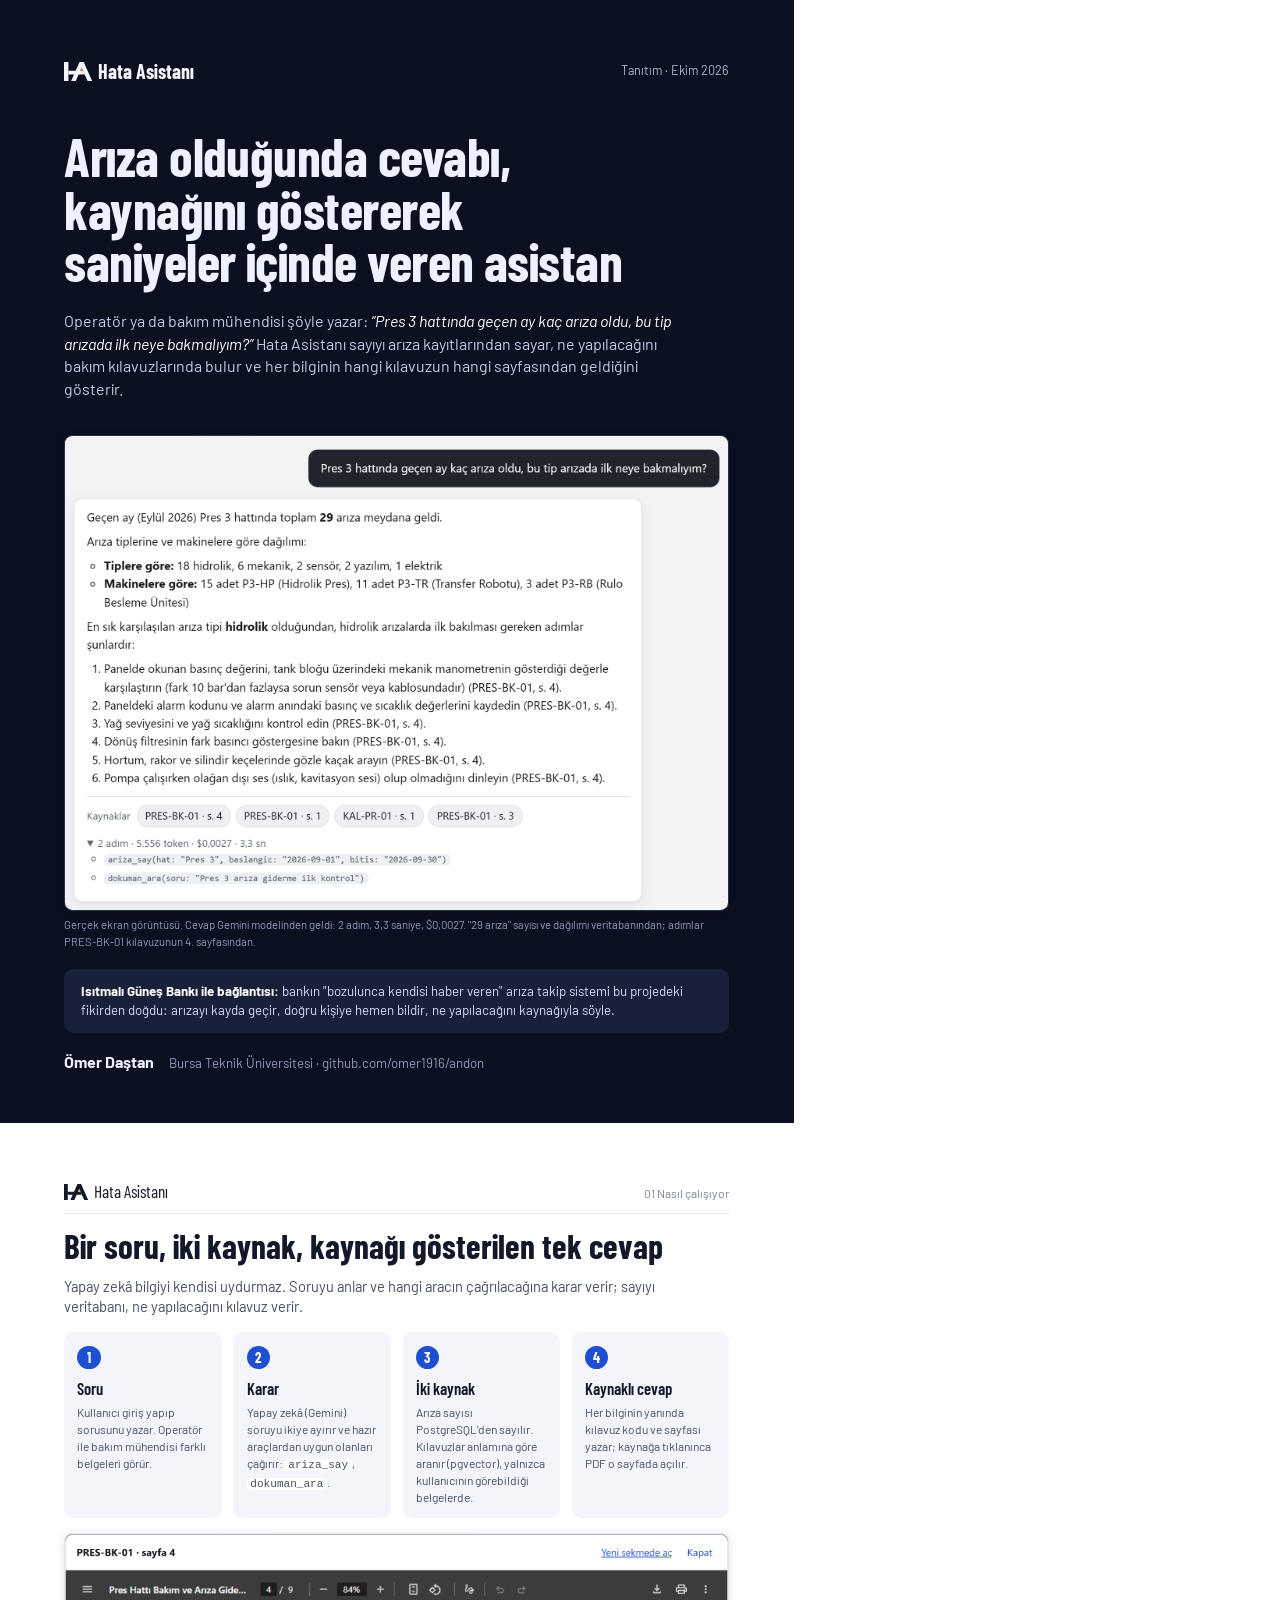
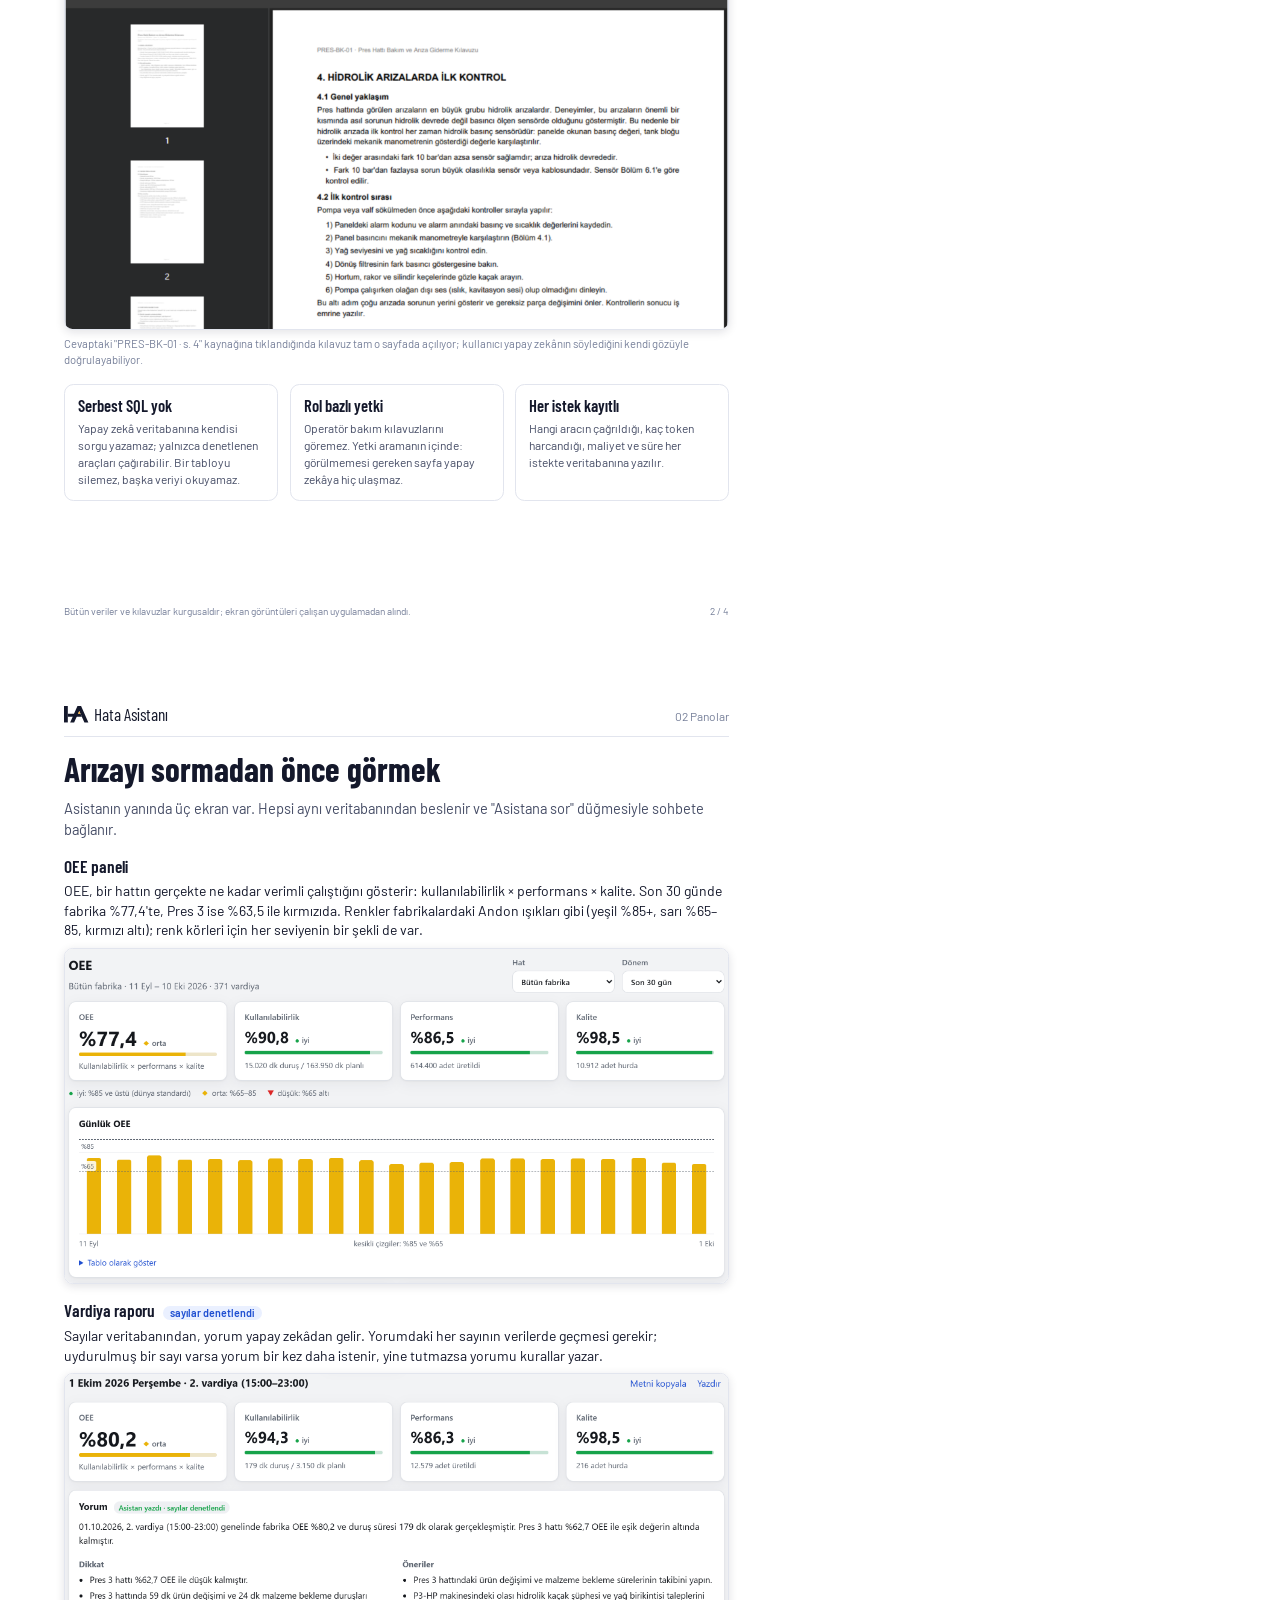
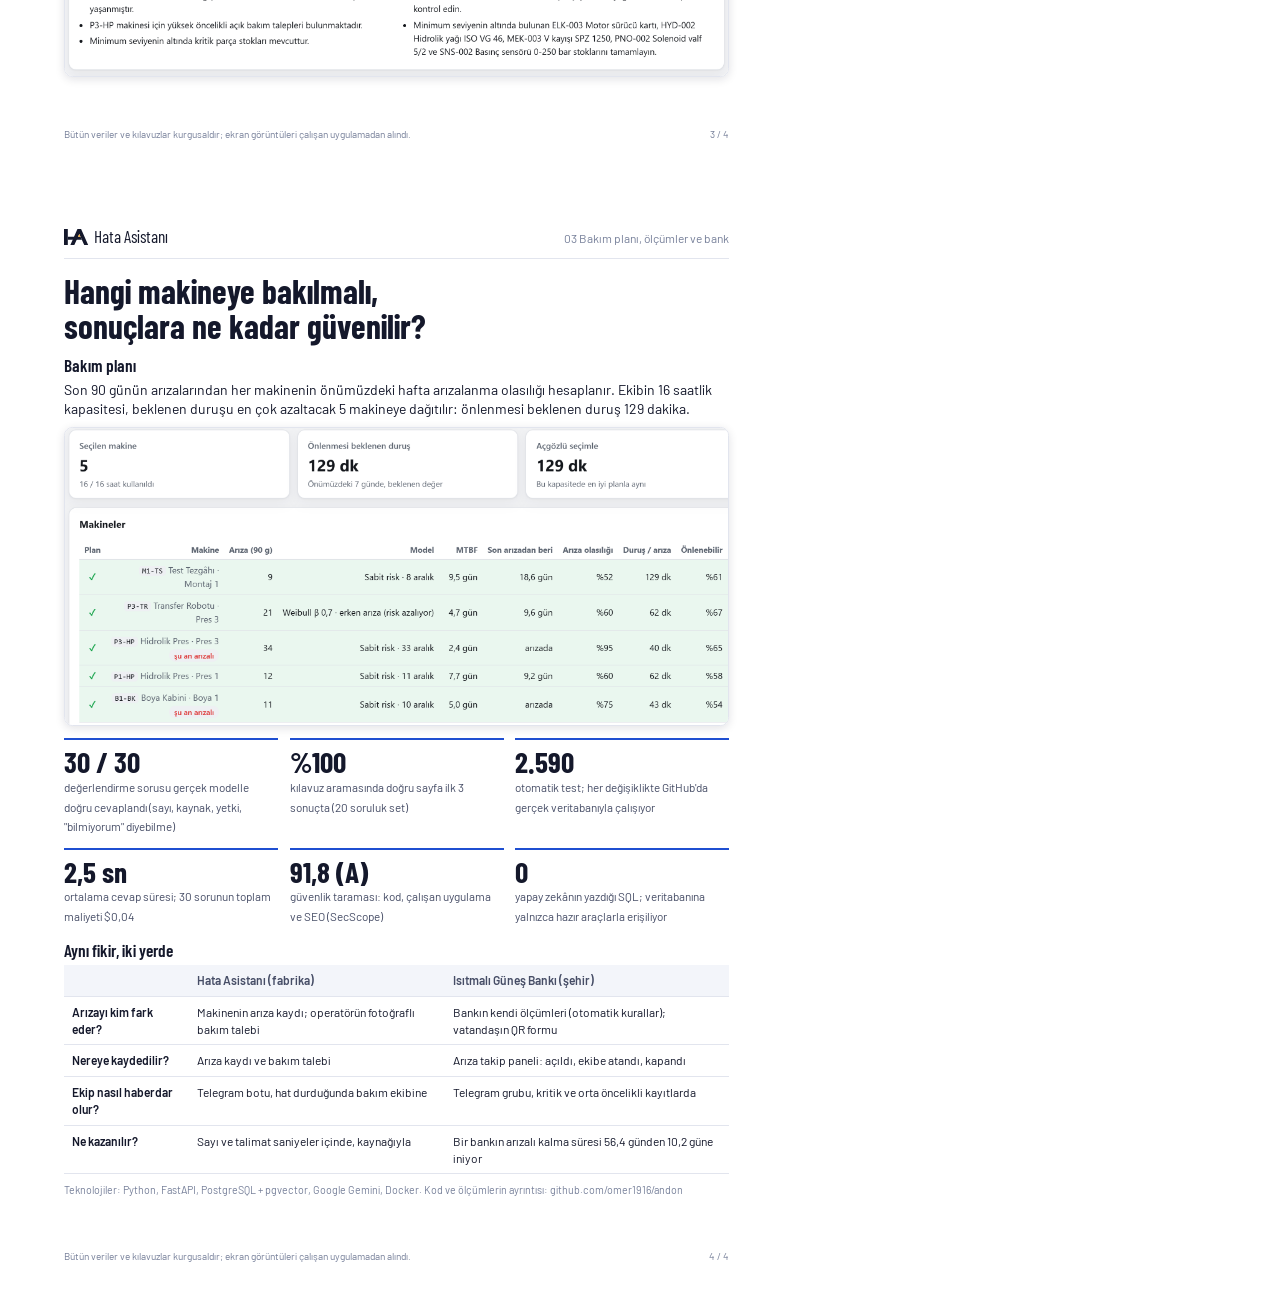
<file: sunum/tanitim.html>
<!doctype html>
<html lang="tr">
<head>
<meta charset="utf-8">
<title>Hata Asistanı · Tanıtım</title>
<link rel="stylesheet" href="https://fonts.googleapis.com/css2?family=Barlow+Condensed:wght@500;600;700&family=Barlow:wght@400;500;600&display=swap">
<style>
@page { size: A4; margin: 0; }
:root {
  --murekkep: #14182b; --murekkep-2: #464d66; --soluk: #77809a; --cizgi: #e2e5ee; --zemin-2: #f3f5fa;
  --vurgu: #1f4fd1; --yesil: #16a34a; --sari: #e0a800; --kirmizi: #dc2626; --gece: #0b1020;
  --baslik: "Barlow Condensed", "Arial Narrow", "Segoe UI", sans-serif;
  --metin: "Barlow", "Segoe UI", Arial, sans-serif;
}
* { box-sizing: border-box; }
html, body { margin: 0; padding: 0; }
body { font-family: var(--metin); color: var(--murekkep); font-size: 10.5pt; line-height: 1.42;
  -webkit-print-color-adjust: exact; print-color-adjust: exact; }
h1, h2, h3 { font-family: var(--baslik); margin: 0; line-height: 1.05; text-wrap: balance; }
h2 { font-size: 25pt; font-weight: 650; margin: 4mm 0 3mm; max-width: 170mm; }
h3 { font-size: 13pt; font-weight: 600; margin-bottom: 1.5mm; }
p { margin: 0 0 2mm; }
.sayfa { width: 210mm; height: 297mm; padding: 15mm 17mm 13mm; position: relative; overflow: hidden;
  page-break-after: always; break-after: page; }
.sayfa:last-child { page-break-after: auto; break-after: auto; }
.ust-serit { display: flex; justify-content: space-between; align-items: baseline;
  border-bottom: 0.4mm solid var(--cizgi); padding-bottom: 2.5mm; font-size: 9pt; color: var(--soluk); }
.ust-serit span:first-child { font-family: var(--baslik); font-size: 13pt; color: var(--murekkep); }
.alt-not { position: absolute; left: 17mm; right: 17mm; bottom: 7mm; display: flex;
  justify-content: space-between; font-size: 7.5pt; color: var(--soluk); }
.giris { font-size: 11pt; color: var(--murekkep-2); max-width: 172mm; margin-bottom: 4mm; }
.logo { height: 0.95em; width: auto; aspect-ratio: 83 / 56; vertical-align: -0.12em; margin-right: 0.3em; }

/* Kapak */
.kapak { background: var(--gece); color: #eef1ff; display: flex; flex-direction: column; }
.kapak-ust { display: flex; justify-content: space-between; align-items: center; font-size: 9.5pt;
  color: #aab3d4; }
.kapak .marka { font-family: var(--baslik); font-weight: 650; font-size: 15pt; color: #f4f6ff; }
.kapak h1 { font-size: 40pt; font-weight: 700; margin-top: 12mm; letter-spacing: -0.01em; line-height: 0.98; }
.kapak-alt { font-size: 12pt; color: #c3cae4; max-width: 168mm; margin-top: 6mm; }
.kapak-alt q { color: #fff; font-style: italic; }
.kapak .ekran { margin-top: 7mm; }
.kapak .ekran img { border: 0.5mm solid #2a3150; }
.kapak .ekran figcaption { color: #8f98bb; }
.kapak-ekip { margin-top: auto; display: flex; gap: 4mm; align-items: baseline; font-size: 12pt; }
.kapak-ekip span { color: #8f98bb; font-size: 10pt; }
.esin { margin-top: 5mm; padding: 3.5mm 4.5mm; border-radius: 2.5mm; background: #18203a;
  font-size: 10pt; color: #d5dbf2; }
.esin b { color: #fff; }

/* Ekran görüntüleri */
.ekran { margin: 0; }
.ekran img { width: 100%; display: block; border-radius: 2.2mm; border: 0.35mm solid var(--cizgi);
  box-shadow: 0 0.6mm 2.4mm rgba(15, 20, 40, 0.12); }
.ekran figcaption { font-size: 8.5pt; color: var(--soluk); margin-top: 1.8mm; }

/* Akış */
.akis { list-style: none; padding: 0; margin: 0 0 4mm; display: grid;
  grid-template-columns: repeat(4, 1fr); gap: 3mm; counter-reset: adim; }
.akis li { position: relative; padding: 3.5mm 3.5mm 3mm; border-radius: 2.5mm; background: var(--zemin-2);
  counter-increment: adim; }
.akis li::before { content: counter(adim); font-family: var(--baslik); font-weight: 700; font-size: 11pt;
  color: #fff; background: var(--vurgu); width: 6.2mm; height: 6.2mm; border-radius: 50%;
  display: grid; place-items: center; margin-bottom: 2mm; }
.akis b { font-family: var(--baslik); font-size: 12.5pt; font-weight: 600; display: block; margin-bottom: 1mm; }
.akis p { font-size: 9pt; color: var(--murekkep-2); margin: 0; }
.akis code, .kutu code { font-size: 8.3pt; background: #fff; padding: 0 1mm; border-radius: 1mm; }
.uc-kutu { display: grid; grid-template-columns: repeat(3, 1fr); gap: 3mm; margin-top: 4mm; }
.kutu { border: 0.35mm solid var(--cizgi); border-radius: 2.5mm; padding: 3.2mm 3.5mm; }
.kutu h3 { font-size: 12.5pt; }
.kutu p { font-size: 9pt; color: var(--murekkep-2); margin: 0; }

/* Panolar */
.iki { display: grid; grid-template-columns: 1fr 1fr; gap: 5mm; }
.bolum { margin-top: 4.5mm; }
.bolum h3 { display: flex; align-items: baseline; gap: 2mm; }
.etiket { font-family: var(--metin); font-size: 8pt; font-weight: 600; color: var(--vurgu);
  background: #eaf0ff; padding: 0.4mm 2mm; border-radius: 99mm; }
.lejant { display: flex; gap: 5mm; font-size: 8.5pt; color: var(--murekkep-2); margin: 1.5mm 0 2.5mm; }

/* Ölçümler */
.sayilar { display: grid; grid-template-columns: repeat(3, 1fr); gap: 3mm; margin: 3mm 0 4mm; }
.sayi { border-top: 0.6mm solid var(--vurgu); padding-top: 2mm; }
.sayi b { font-family: var(--baslik); font-size: 22pt; font-weight: 650; line-height: 1; display: block; }
.sayi span { font-size: 8.8pt; color: var(--murekkep-2); }
.tablo { width: 100%; border-collapse: collapse; font-size: 9pt; margin: 1.5mm 0 2mm; }
.tablo th, .tablo td { text-align: left; vertical-align: top; padding: 1.8mm 2mm;
  border-bottom: 0.3mm solid var(--cizgi); }
.tablo th { font-weight: 600; color: var(--murekkep-2); background: var(--zemin-2); }
.tablo td:first-child { font-weight: 600; width: 33mm; }
.kucuk { font-size: 8pt; color: var(--soluk); }
</style>
</head>
<body>

<section class="sayfa kapak">
  <div class="kapak-ust"><span class="marka"><svg class="logo" viewBox="10 22 83 56" aria-hidden="true"><rect x="10" y="22" width="13" height="56" fill="currentColor"/><polygon points="31,78 44.5,78 62,38.6 79.5,78 93,78 68.2,22 55.8,22" fill="currentColor"/><polygon points="23,48 66.18,48 71.06,59 23,59" fill="currentColor"/><polygon points="62,38.6 57.82,48 66.18,48" fill="#f5a524"/></svg>Hata Asistanı</span><span>Tanıtım · Ekim 2026</span></div>
  <h1>Arıza olduğunda cevabı, kaynağını göstererek saniyeler içinde veren asistan</h1>
  <p class="kapak-alt">Operatör ya da bakım mühendisi şöyle yazar:
    <q>Pres 3 hattında geçen ay kaç arıza oldu, bu tip arızada ilk neye bakmalıyım?</q>
    Hata Asistanı sayıyı arıza kayıtlarından sayar, ne yapılacağını bakım kılavuzlarında bulur ve
    her bilginin hangi kılavuzun hangi sayfasından geldiğini gösterir.</p>
  <figure class="ekran">
    <img src="ekranlar/kesit/sohbet.png" alt="Sohbet ekranında soru ve kaynaklı cevap">
    <figcaption>Gerçek ekran görüntüsü. Cevap Gemini modelinden geldi: 2 adım, 3,3 saniye,
      $0,0027. "29 arıza" sayısı ve dağılımı veritabanından; adımlar PRES-BK-01 kılavuzunun
      4. sayfasından.</figcaption>
  </figure>
  <div class="esin"><b>Isıtmalı Güneş Bankı ile bağlantısı:</b> bankın "bozulunca kendisi haber
    veren" arıza takip sistemi bu projedeki fikirden doğdu: arızayı kayda geçir, doğru kişiye
    hemen bildir, ne yapılacağını kaynağıyla söyle.</div>
  <div class="kapak-ekip"><b>Ömer Daştan</b><span>Bursa Teknik Üniversitesi · github.com/omer1916/andon</span></div>
</section>

<section class="sayfa">
  <div class="ust-serit"><span><svg class="logo" viewBox="10 22 83 56" aria-hidden="true"><rect x="10" y="22" width="13" height="56" fill="currentColor"/><polygon points="31,78 44.5,78 62,38.6 79.5,78 93,78 68.2,22 55.8,22" fill="currentColor"/><polygon points="23,48 66.18,48 71.06,59 23,59" fill="currentColor"/><polygon points="62,38.6 57.82,48 66.18,48" fill="#f5a524"/></svg>Hata Asistanı</span><span>01 Nasıl çalışıyor</span></div>
  <h2>Bir soru, iki kaynak, kaynağı gösterilen tek cevap</h2>
  <p class="giris">Yapay zekâ bilgiyi kendisi uydurmaz. Soruyu anlar ve hangi aracın çağrılacağına
    karar verir; sayıyı veritabanı, ne yapılacağını kılavuz verir.</p>
  <ol class="akis">
    <li><b>Soru</b><p>Kullanıcı giriş yapıp sorusunu yazar. Operatör ile bakım mühendisi farklı
      belgeleri görür.</p></li>
    <li><b>Karar</b><p>Yapay zekâ (Gemini) soruyu ikiye ayırır ve hazır araçlardan uygun olanları
      çağırır: <code>ariza_say</code>, <code>dokuman_ara</code>.</p></li>
    <li><b>İki kaynak</b><p>Arıza sayısı PostgreSQL'den sayılır. Kılavuzlar anlamına göre aranır
      (pgvector), yalnızca kullanıcının görebildiği belgelerde.</p></li>
    <li><b>Kaynaklı cevap</b><p>Her bilginin yanında kılavuz kodu ve sayfası yazar; kaynağa
      tıklanınca PDF o sayfada açılır.</p></li>
  </ol>
  <figure class="ekran">
    <img src="ekranlar/kesit/kaynak.png" alt="Kaynağa tıklanınca açılan kılavuz sayfası">
    <figcaption>Cevaptaki "PRES-BK-01 · s. 4" kaynağına tıklandığında kılavuz tam o sayfada
      açılıyor; kullanıcı yapay zekânın söylediğini kendi gözüyle doğrulayabiliyor.</figcaption>
  </figure>
  <div class="uc-kutu">
    <div class="kutu"><h3>Serbest SQL yok</h3><p>Yapay zekâ veritabanına kendisi sorgu yazamaz;
      yalnızca denetlenen araçları çağırabilir. Bir tabloyu silemez, başka veriyi okuyamaz.</p></div>
    <div class="kutu"><h3>Rol bazlı yetki</h3><p>Operatör bakım kılavuzlarını göremez. Yetki
      aramanın içinde: görülmemesi gereken sayfa yapay zekâya hiç ulaşmaz.</p></div>
    <div class="kutu"><h3>Her istek kayıtlı</h3><p>Hangi aracın çağrıldığı, kaç token harcandığı,
      maliyet ve süre her istekte veritabanına yazılır.</p></div>
  </div>
  <div class="alt-not"><span>Bütün veriler ve kılavuzlar kurgusaldır; ekran görüntüleri çalışan uygulamadan alındı.</span><span>2 / 4</span></div>
</section>

<section class="sayfa">
  <div class="ust-serit"><span><svg class="logo" viewBox="10 22 83 56" aria-hidden="true"><rect x="10" y="22" width="13" height="56" fill="currentColor"/><polygon points="31,78 44.5,78 62,38.6 79.5,78 93,78 68.2,22 55.8,22" fill="currentColor"/><polygon points="23,48 66.18,48 71.06,59 23,59" fill="currentColor"/><polygon points="62,38.6 57.82,48 66.18,48" fill="#f5a524"/></svg>Hata Asistanı</span><span>02 Panolar</span></div>
  <h2>Arızayı sormadan önce görmek</h2>
  <p class="giris">Asistanın yanında üç ekran var. Hepsi aynı veritabanından beslenir ve
    "Asistana sor" düğmesiyle sohbete bağlanır.</p>
  <div class="bolum">
    <h3>OEE paneli</h3>
    <p>OEE, bir hattın gerçekte ne kadar verimli çalıştığını gösterir: kullanılabilirlik ×
      performans × kalite. Son 30 günde fabrika %77,4'te, Pres 3 ise %63,5 ile kırmızıda. Renkler
      fabrikalardaki Andon ışıkları gibi (yeşil %85+, sarı %65–85, kırmızı altı); renk körleri için
      her seviyenin bir şekli de var.</p>
    <figure class="ekran"><img src="ekranlar/kesit/oee.png" alt="OEE paneli"></figure>
  </div>
  <div class="bolum">
    <h3>Vardiya raporu <span class="etiket">sayılar denetlendi</span></h3>
    <p>Sayılar veritabanından, yorum yapay zekâdan gelir. Yorumdaki her sayının verilerde geçmesi
      gerekir; uydurulmuş bir sayı varsa yorum bir kez daha istenir, yine tutmazsa yorumu kurallar
      yazar.</p>
    <figure class="ekran"><img src="ekranlar/kesit/rapor.png" alt="Vardiya raporu"></figure>
  </div>
  <div class="alt-not"><span>Bütün veriler ve kılavuzlar kurgusaldır; ekran görüntüleri çalışan uygulamadan alındı.</span><span>3 / 4</span></div>
</section>

<section class="sayfa">
  <div class="ust-serit"><span><svg class="logo" viewBox="10 22 83 56" aria-hidden="true"><rect x="10" y="22" width="13" height="56" fill="currentColor"/><polygon points="31,78 44.5,78 62,38.6 79.5,78 93,78 68.2,22 55.8,22" fill="currentColor"/><polygon points="23,48 66.18,48 71.06,59 23,59" fill="currentColor"/><polygon points="62,38.6 57.82,48 66.18,48" fill="#f5a524"/></svg>Hata Asistanı</span><span>03 Bakım planı, ölçümler ve bank</span></div>
  <h2>Hangi makineye bakılmalı, sonuçlara ne kadar güvenilir?</h2>
  <div class="bolum" style="margin-top:2mm">
    <h3>Bakım planı</h3>
    <p>Son 90 günün arızalarından her makinenin önümüzdeki hafta arızalanma olasılığı hesaplanır.
      Ekibin 16 saatlik kapasitesi, beklenen duruşu en çok azaltacak 5 makineye dağıtılır:
      önlenmesi beklenen duruş 129 dakika.</p>
    <figure class="ekran"><img src="ekranlar/kesit/plan.png" alt="Bakım planı"></figure>
  </div>
  <div class="sayilar">
    <div class="sayi"><b>30 / 30</b><span>değerlendirme sorusu gerçek modelle doğru cevaplandı
      (sayı, kaynak, yetki, "bilmiyorum" diyebilme)</span></div>
    <div class="sayi"><b>%100</b><span>kılavuz aramasında doğru sayfa ilk 3 sonuçta
      (20 soruluk set)</span></div>
    <div class="sayi"><b>2.590</b><span>otomatik test; her değişiklikte GitHub'da gerçek
      veritabanıyla çalışıyor</span></div>
    <div class="sayi"><b>2,5 sn</b><span>ortalama cevap süresi; 30 sorunun toplam maliyeti
      $0,04</span></div>
    <div class="sayi"><b>91,8 (A)</b><span>güvenlik taraması: kod, çalışan uygulama ve SEO
      (SecScope)</span></div>
    <div class="sayi"><b>0</b><span>yapay zekânın yazdığı SQL; veritabanına yalnızca hazır
      araçlarla erişiliyor</span></div>
  </div>
  <h3>Aynı fikir, iki yerde</h3>
  <table class="tablo">
    <tr><th></th><th>Hata Asistanı (fabrika)</th><th>Isıtmalı Güneş Bankı (şehir)</th></tr>
    <tr><td>Arızayı kim fark eder?</td><td>Makinenin arıza kaydı; operatörün fotoğraflı bakım talebi</td>
      <td>Bankın kendi ölçümleri (otomatik kurallar); vatandaşın QR formu</td></tr>
    <tr><td>Nereye kaydedilir?</td><td>Arıza kaydı ve bakım talebi</td>
      <td>Arıza takip paneli: açıldı, ekibe atandı, kapandı</td></tr>
    <tr><td>Ekip nasıl haberdar olur?</td><td>Telegram botu, hat durduğunda bakım ekibine</td>
      <td>Telegram grubu, kritik ve orta öncelikli kayıtlarda</td></tr>
    <tr><td>Ne kazanılır?</td><td>Sayı ve talimat saniyeler içinde, kaynağıyla</td>
      <td>Bir bankın arızalı kalma süresi 56,4 günden 10,2 güne iniyor</td></tr>
  </table>
  <p class="kucuk">Teknolojiler: Python, FastAPI, PostgreSQL + pgvector, Google Gemini, Docker.
    Kod ve ölçümlerin ayrıntısı: github.com/omer1916/andon</p>
  <div class="alt-not"><span>Bütün veriler ve kılavuzlar kurgusaldır; ekran görüntüleri çalışan uygulamadan alındı.</span><span>4 / 4</span></div>
</section>
</body>
</html>
</file>
